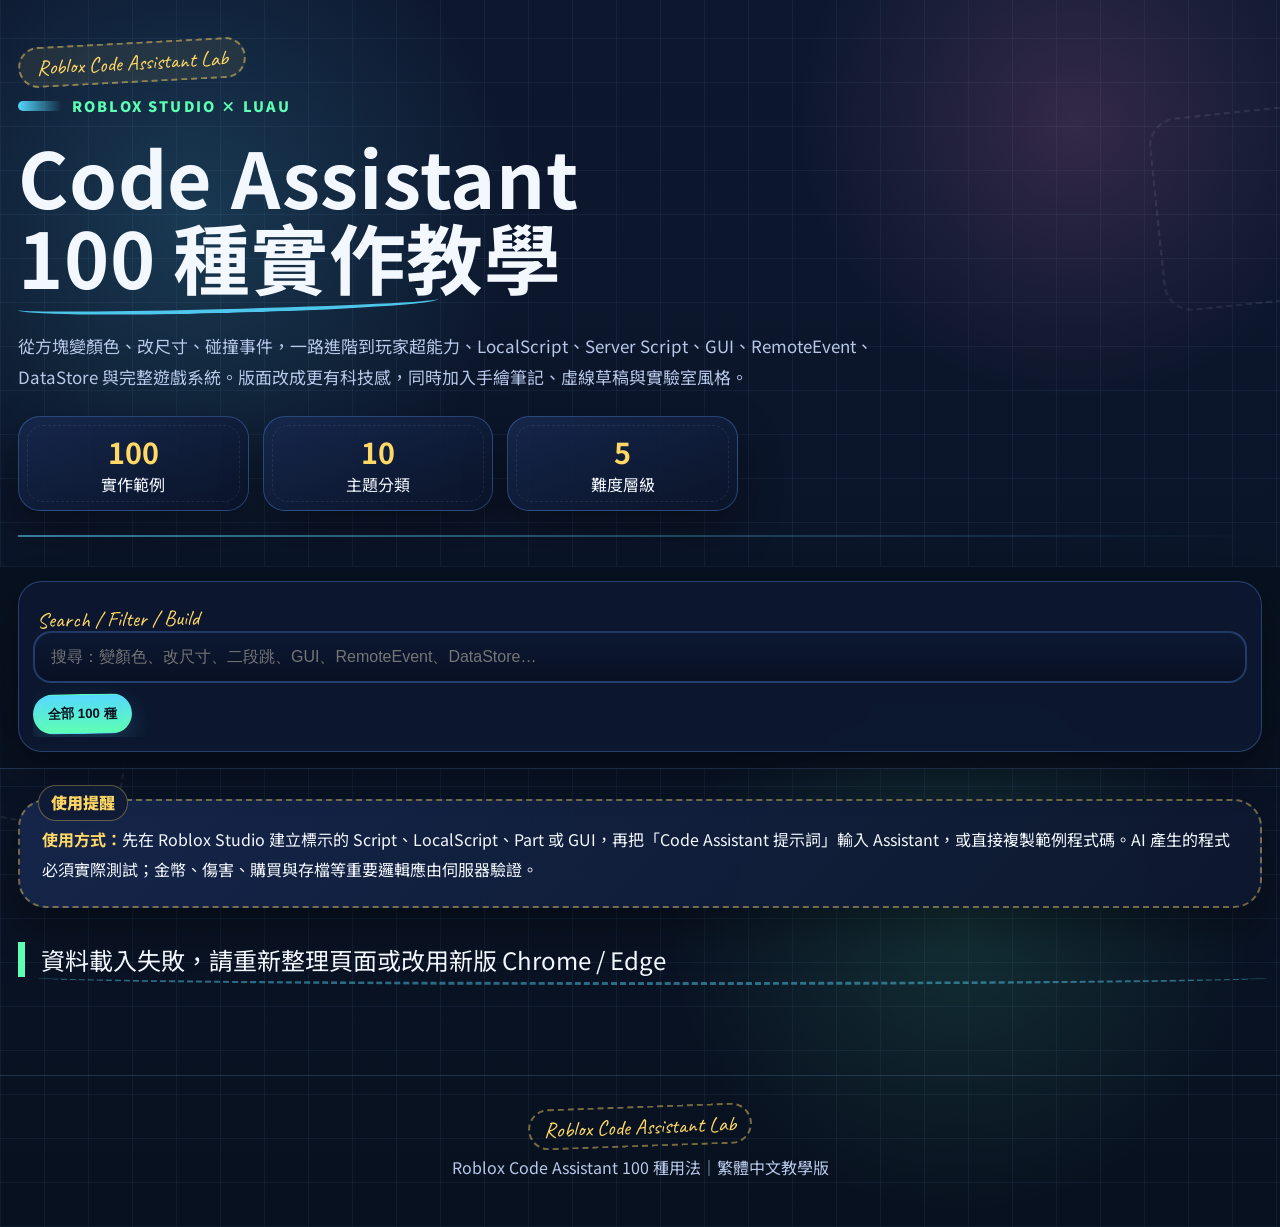
<file: code-assistant.html>
<!doctype html><html lang="zh-Hant"><head><meta charset="utf-8"><meta name="viewport" content="width=device-width,initial-scale=1"><meta name="description" content="Roblox Code Assistant 從入門到進階的 100 種 Luau 教學範例"><title>Roblox Code Assistant｜100 種實作教學</title><link rel="preconnect" href="https://fonts.googleapis.com"><link rel="preconnect" href="https://fonts.gstatic.com" crossorigin><link href="https://fonts.googleapis.com/css2?family=Caveat:wght@500;700&family=Noto+Sans+TC:wght@400;500;700;900&display=swap" rel="stylesheet"><style>:root{--bg:#08111f;--bg2:#0d1830;--panel:#111d37;--panel2:#17284d;--text:#f3f8ff;--muted:#b7c7e8;--blue:#55d8ff;--green:#5dffb2;--yellow:#ffd866;--pink:#ff85cf;--border:#3a5f9c;--code:#060b16;--shadow:0 18px 42px rgba(0,0,0,.36)}*{box-sizing:border-box}html{scroll-behavior:smooth}body{margin:0;color:var(--text);font-family:"Noto Sans TC","Microsoft JhengHei",system-ui,sans-serif;background:radial-gradient(circle at 15% 18%,rgba(85,216,255,.18),transparent 22%),radial-gradient(circle at 84% 10%,rgba(255,133,207,.16),transparent 18%),radial-gradient(circle at 75% 75%,rgba(93,255,178,.12),transparent 22%),repeating-linear-gradient(0deg,rgba(120,160,220,.08) 0,rgba(120,160,220,.08) 1px,transparent 1px,transparent 44px),repeating-linear-gradient(90deg,rgba(120,160,220,.08) 0,rgba(120,160,220,.08) 1px,transparent 1px,transparent 44px),linear-gradient(180deg,var(--bg2),var(--bg));min-height:100vh}body:before,body:after{content:"";position:fixed;pointer-events:none;z-index:0;border:2px dashed rgba(255,255,255,.08);border-radius:28px}body:before{width:190px;height:190px;right:-70px;top:110px;transform:rotate(-6deg)}body:after{width:220px;height:220px;left:-90px;bottom:80px;transform:rotate(10deg)}header,.toolbar,main,footer{position:relative;z-index:1}header{max-width:1280px;margin:0 auto;padding:42px 18px 30px;border-bottom:0;text-align:left}header:before{content:"Roblox Code Assistant Lab";display:inline-block;font-family:"Caveat",cursive;font-size:1.35rem;color:var(--yellow);border:2px dashed rgba(255,216,102,.48);border-radius:999px;padding:5px 16px;margin-bottom:12px;transform:rotate(-3deg);background:rgba(255,216,102,.08)}header:after{content:"";display:block;margin-top:24px;height:2px;background:linear-gradient(90deg,var(--blue),transparent);opacity:.55}.eyebrow{display:flex;align-items:center;gap:10px;color:var(--green);font-weight:900;letter-spacing:.15em;font-size:.9rem}.eyebrow:before{content:"";width:44px;height:10px;border-radius:999px;background:linear-gradient(90deg,var(--blue),transparent)}h1{font-size:clamp(2.2rem,6vw,4.8rem);line-height:1.04;margin:.26em 0 .22em;letter-spacing:.01em;text-wrap:balance}h1:after{content:"";display:block;width:min(420px,75vw);height:13px;border-bottom:4px solid rgba(85,216,255,.9);border-radius:50%;transform:rotate(-1.5deg)}.lead{max-width:880px;margin:0;color:var(--muted);font-size:1.06rem;line-height:1.85}.stats{display:grid;grid-template-columns:repeat(3,minmax(120px,1fr));gap:14px;max-width:720px;margin-top:24px}.stat{background:linear-gradient(160deg,rgba(22,40,78,.9),rgba(11,20,41,.95));border:1.8px solid rgba(90,150,240,.36);border-radius:22px;padding:14px 16px;text-align:center;box-shadow:var(--shadow);position:relative}.stat:after{content:"";position:absolute;inset:8px;border:1px dashed rgba(255,255,255,.08);border-radius:16px;pointer-events:none}.stat b{display:block;font-size:1.8rem;color:var(--yellow)}.toolbar{position:sticky;top:0;z-index:20;padding:14px 18px 16px;background:linear-gradient(180deg,rgba(8,17,31,.94),rgba(8,17,31,.75));backdrop-filter:blur(12px);border-bottom:1px solid rgba(91,129,190,.32)}.toolbar-inner{max-width:1280px;margin:auto;background:rgba(14,25,50,.9);border:1.8px solid rgba(86,132,213,.38);border-radius:24px;padding:14px;box-shadow:var(--shadow)}.toolbar-inner:before{content:"Search / Filter / Build";display:block;font-family:"Caveat",cursive;font-size:1.35rem;color:var(--yellow);margin:0 0 8px 4px;transform:rotate(-1deg)}input{width:100%;padding:15px 16px;border-radius:18px;border:2px solid rgba(84,134,224,.35);background:linear-gradient(180deg,rgba(13,25,52,.98),rgba(8,16,34,.98));color:var(--text);font-size:1rem;outline:none}input:focus{border-color:rgba(85,216,255,.75);box-shadow:0 0 0 4px rgba(85,216,255,.12)}.chips{display:flex;gap:10px;overflow-x:auto;padding:12px 0 2px}.chip{flex:0 0 auto;position:relative;white-space:nowrap;border:1.5px solid rgba(101,151,235,.35);background:linear-gradient(180deg,rgba(24,41,78,.9),rgba(14,25,50,.95));color:var(--text);padding:10px 14px;border-radius:999px;cursor:pointer;font-weight:800;transition:.2s ease}.chip:after{content:"";position:absolute;inset:4px;border-radius:999px;border:1px dashed rgba(255,255,255,.08)}.chip.active,.chip:hover{transform:translateY(-1px) rotate(-1deg);background:linear-gradient(180deg,var(--blue),var(--green));border-color:transparent;color:#07111f;box-shadow:0 10px 24px rgba(85,216,255,.18)}main{max-width:1280px;margin:auto;padding:30px 18px 80px}.notice{position:relative;background:linear-gradient(135deg,rgba(22,39,76,.96),rgba(13,24,46,.97));border:2px dashed rgba(255,216,102,.42);border-radius:28px;padding:24px 22px 22px;line-height:1.85;margin-bottom:28px;box-shadow:var(--shadow)}.notice:before{content:"使用提醒";position:absolute;top:-16px;left:18px;padding:2px 12px;background:#101c37;color:var(--yellow);font-weight:900;border-radius:999px;border:1px solid rgba(255,216,102,.35)}.notice strong{color:var(--yellow)}.section-title{font-size:1.5rem;margin:34px 0 18px;padding-left:16px;border-left:7px solid var(--green);position:relative}.section-title:after{content:"";position:absolute;left:10px;right:-8px;bottom:-8px;height:12px;border-bottom:3px dashed rgba(85,216,255,.45);border-radius:50%}.grid{display:grid;grid-template-columns:repeat(auto-fit,minmax(320px,1fr));gap:18px}.card{position:relative;min-width:0;background:linear-gradient(180deg,rgba(18,33,63,.98),rgba(9,17,34,.98));border:1.8px solid rgba(87,132,207,.38);border-radius:26px;padding:18px;box-shadow:var(--shadow);overflow:hidden;transition:.2s ease}.card:before{content:"";position:absolute;inset:10px;border:1px dashed rgba(255,255,255,.08);border-radius:20px;pointer-events:none}.card:nth-child(odd){transform:rotate(-.35deg)}.card:nth-child(even){transform:rotate(.35deg)}.card:hover{transform:translateY(-3px) rotate(0deg);border-color:rgba(85,216,255,.65);box-shadow:0 20px 48px rgba(0,0,0,.45)}.card-head{display:flex;flex-wrap:wrap;gap:8px;align-items:center}.num,.level,.type{display:inline-flex;align-items:center;border-radius:999px;padding:6px 10px;font-size:.78rem;font-weight:900}.num{color:#b8ffdb;background:rgba(93,255,178,.12);border:1px solid rgba(93,255,178,.28)}.level{color:#ffe8a3;background:rgba(255,216,102,.12);border:1px solid rgba(255,216,102,.28)}.type{color:#c5f5ff;background:rgba(85,216,255,.12);border:1px solid rgba(85,216,255,.28)}h3{font-size:1.24rem;line-height:1.35;margin:13px 0 8px}.desc{color:var(--muted);line-height:1.7;min-height:56px}.meta{font-size:.94rem;color:#d7e4ff;margin:14px 0 12px;background:rgba(255,255,255,.04);border:1px solid rgba(255,255,255,.06);border-radius:15px;padding:10px 12px}.meta b{color:var(--yellow)}details{margin:14px 0;border:1px solid rgba(255,216,102,.16);border-radius:18px;background:rgba(255,255,255,.035);overflow:hidden}summary{cursor:pointer;list-style:none;padding:12px 14px;color:var(--yellow);font-weight:900;position:relative}summary::-webkit-details-marker{display:none}summary:after{content:"＋";position:absolute;right:14px;top:10px;font-size:1.2rem}details[open] summary:after{content:"－"}.prompt{padding:0 14px 14px;color:#e4ecff;line-height:1.75}.code-wrap{position:relative}pre{overflow:auto;background:linear-gradient(180deg,rgba(5,9,18,.99),rgba(7,11,20,.99));border:1px solid rgba(84,130,210,.3);border-radius:18px;padding:48px 14px 14px;margin:0;font-size:.82rem;line-height:1.6;min-height:150px}pre:before{content:"Luau Script";position:absolute;left:16px;top:12px;font-family:"Caveat",cursive;color:var(--green);font-size:1.35rem}code{font-family:Consolas,Monaco,monospace}.copy{position:absolute;right:10px;top:10px;z-index:2;border:0;border-radius:12px;background:linear-gradient(180deg,var(--blue),#82ecff);color:#07111f;font-weight:900;padding:8px 12px;cursor:pointer}.copy:hover{transform:translateY(-1px)}.hidden{display:none!important}footer{text-align:center;color:var(--muted);padding:30px 16px 48px;border-top:1px solid rgba(90,129,189,.28)}footer:before{content:"Roblox Code Assistant Lab";display:block;width:max-content;margin:0 auto 8px;font-family:"Caveat",cursive;font-size:1.35rem;color:var(--yellow);border:2px dashed rgba(255,216,102,.45);border-radius:999px;padding:5px 14px;transform:rotate(-2deg)}@media(max-width:720px){header{padding-top:30px}.stats{grid-template-columns:1fr}.grid{grid-template-columns:1fr}.card:nth-child(odd),.card:nth-child(even){transform:none}h1{font-size:clamp(2.1rem,12vw,3.3rem)}}</style></head><body><header><div class="eyebrow">ROBLOX STUDIO × LUAU</div><h1>Code Assistant<br>100 種實作教學</h1><p class="lead">從方塊變顏色、改尺寸、碰撞事件，一路進階到玩家超能力、LocalScript、Server Script、GUI、RemoteEvent、DataStore 與完整遊戲系統。版面改成更有科技感，同時加入手繪筆記、虛線草稿與實驗室風格。</p><div class="stats"><div class="stat"><b>100</b>實作範例</div><div class="stat"><b>10</b>主題分類</div><div class="stat"><b>5</b>難度層級</div></div></header><div class="toolbar"><div class="toolbar-inner"><input id="search" type="search" placeholder="搜尋：變顏色、改尺寸、二段跳、GUI、RemoteEvent、DataStore…"><div class="chips" id="chips"><button class="chip active" data-filter="all">全部 100 種</button></div></div></div><main><div class="notice"><strong>使用方式：</strong>先在 Roblox Studio 建立標示的 Script、LocalScript、Part 或 GUI，再把「Code Assistant 提示詞」輸入 Assistant，或直接複製範例程式碼。AI 產生的程式必須實際測試；金幣、傷害、購買與存檔等重要邏輯應由伺服器驗證。</div><div id="resultCount" class="section-title">顯示全部 100 個範例</div><div class="grid" id="grid"></div></main><footer>Roblox Code Assistant 100 種用法｜繁體中文教學版</footer><script>(async()=>{const DATA_URL="https://raw.githubusercontent.com/JackChung-Taiwan/roblox_intro/main/code-assistant-data/data.gz.txt";const b64=await fetch(DATA_URL,{cache:"no-store"}).then(r=>{if(!r.ok)throw new Error("資料檔讀取失敗："+r.status);return r.text()});const bytes=Uint8Array.from(atob(b64.trim()),c=>c.charCodeAt(0));if (!("DecompressionStream" in window)) throw new Error("目前瀏覽器不支援 gzip 解壓縮，請使用新版 Chrome、Edge 或 Safari");const stream=new Blob([bytes]).stream().pipeThrough(new DecompressionStream("gzip"));const RBX_DATA=JSON.parse(await new Response(stream).text());const esc=s=>String(s).replace(/[&<>"']/g,m=>({"&":"&amp;","<":"&lt;",">":"&gt;",'"':"&quot;","'":"&#39;"}[m]));const grid=document.querySelector("#grid"),chips=document.querySelector("#chips"),search=document.querySelector("#search"),count=document.querySelector("#resultCount");let active="all";for(const [cat,rows] of RBX_DATA){const b=document.createElement("button");b.className="chip";b.dataset.filter=cat;b.textContent=cat.replace(/^\d+\s/,"");chips.appendChild(b);for(const r of rows){const [n,title,level,type,place,prompt,code,desc]=r;grid.insertAdjacentHTML("beforeend",`<article class="card" data-cat="${esc(cat)}" data-search="${esc((title+" "+desc+" "+prompt+" "+type+" "+place).toLowerCase())}"><div class="card-head"><span class="num">#${String(n).padStart(3,"0")}</span><span class="level">${esc(level)}</span><span class="type">${esc(type)}</span></div><h3>${esc(title)}</h3><p class="desc">${esc(desc)}</p><div class="meta"><b>放置位置：</b>${esc(place)}</div><details><summary>Code Assistant 提示詞</summary><div class="prompt">${esc(prompt)}</div></details><div class="code-wrap"><button class="copy">複製程式碼</button><pre><code>${esc(code)}</code></pre></div></article>`)}}const cards=[...document.querySelectorAll(".card")];function filter(){const q=search.value.trim().toLowerCase();let shown=0;for(const c of cards){const ok=(active==="all"||c.dataset.cat===active)&&(!q||c.dataset.search.includes(q)||c.innerText.toLowerCase().includes(q));c.classList.toggle("hidden",!ok);if(ok)shown++}count.textContent=`目前顯示 ${shown} 個範例`}chips.addEventListener("click",e=>{if(!e.target.matches(".chip"))return;document.querySelectorAll(".chip").forEach(x=>x.classList.remove("active"));e.target.classList.add("active");active=e.target.dataset.filter;filter()});search.addEventListener("input",filter);grid.addEventListener("click",async e=>{if(!e.target.matches(".copy"))return;await navigator.clipboard.writeText(e.target.parentElement.querySelector("code").innerText);e.target.textContent="已複製";setTimeout(()=>e.target.textContent="複製程式碼",1200)});filter()})().catch(err=>{document.querySelector("#resultCount").textContent="資料載入失敗，請重新整理頁面或改用新版 Chrome / Edge";console.error(err)});</script></body></html>
</file>
